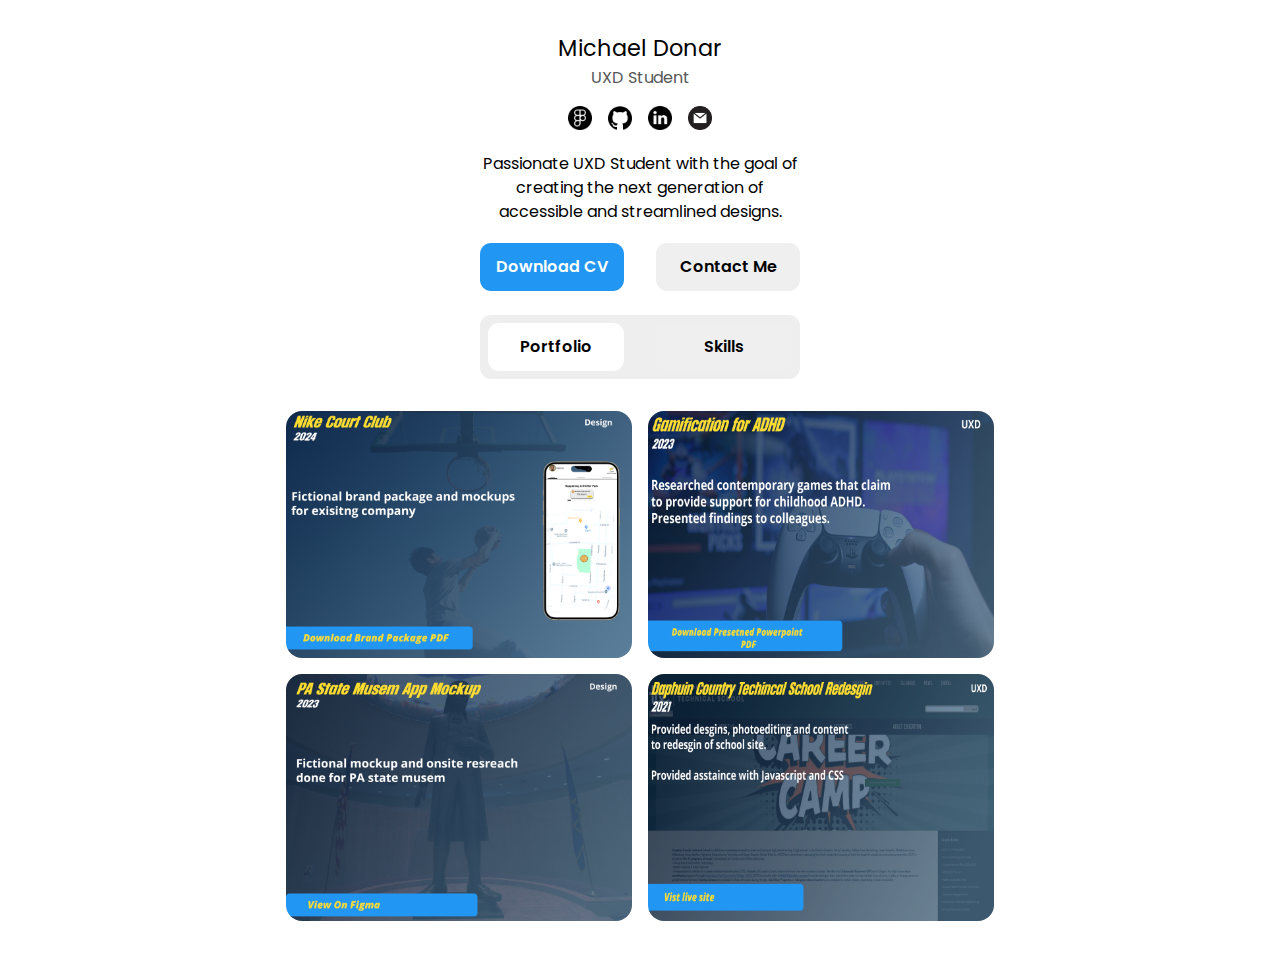
<file: index.html>
<!DOCTYPE html>
<html lang="en">

<head>
  <!-- HTML Meta Tags -->
  <title>Michael Donar</title>
  <meta name="description" content="Check out Michael Donar's portfolio site and look at their projects and skills, and view their impressive live
       sites and resume and contact information">

  <!-- Facebook Meta Tags -->
  <meta property="og:url" content="https://mdonar21.github.io/MichaelDonarPortfolio/">
  <meta property="og:type" content="website">
  <meta property="og:title" content="Michael Donar">
  <meta property="og:description" content="Check out Michael Donar's portfolio site and look at their projects and skills, and view their impressive live
       sites and resume and contact information">
  <meta property="og:image" content="https://mdonar21.github.io/MichaelDonarPortfolio/assets/thumb.png">

  <!-- Twitter Meta Tags -->
  <meta name="twitter:card" content="summary_large_image">
  <meta property="twitter:domain" content="mdonar21.github.io">
  <meta property="twitter:url" content="https://mdonar21.github.io/MichaelDonarPortfolio/">
  <meta name="twitter:title" content="Michael Donar">
  <meta name="twitter:description" content="Check out Michael Donar's portfolio site and look at their projects and skills, and view their impressive live
       sites and resume and contact information">
  <meta name="twitter:image" content="https://mdonar21.github.io/MichaelDonarPortfolio/assets/thumb.png">

  <link rel="icon" type="image/x-icon" href="./assets/favicon.png">
  <link rel="preconnect" href="https://fonts.googleapis.com" />
  <link rel="preconnect" href="https://fonts.gstatic.com" crossorigin />
  <link href="https://fonts.googleapis.com/css2?family=Poppins:wght@300;400;500;600;700;800;900&display=swap"
    rel="stylesheet" />
  <link rel="stylesheet" href="style.css" />
  <script src="script.js" defer></script>
</head>
<!--Body-->


<body>
  <section class="hero">
    <div class="hero-info">
      <h1>Michael Donar</h1>
      <h2>UXD Student</h2>
      <div class="logo-container">
        <a href="https://www.figma.com/@Mdonar" target="_blank"><img src="assets/figmaLogo.png" alt="Figma Logo" /></a>
        <a href="https://github.com/mdonar21" target="_blank"><img src="assets/github_light.png" alt="" /></a>
        <a href="https://www.linkedin.com/in/michael-donar/" target="_blank"><img src="assets/linkedin_light.png"
            alt="linkedin logo" /></a>
        <a href="mailto:21mdonar@gmail.com" target="_blank"><img src="assets/email_light.png" alt="email logo" /></a>
      </div>
    </div>
  </section>
  <section class="experience">
    <p>Passionate UXD Student with the goal of creating the next generation of accessible and streamlined designs.</p>
  </section>
  <section class="cta">
    <a href="./assets/DonarResume.pdf" download>
      <button class="btn download-btn">Download CV</button>
    </a>
    <a href="mailto:21mdonar@gmail.com"><button class="btn contact-btn">Contact Me</button></a>
  </section>
  <section class="portfolio-skills">
    <div class="btn-bg">
      <button class="btn-2 active-btn" id="portfolio-btn">Portfolio</button>
      <button class="btn-2" id="skills-btn">Skills</button>
    </div>
  </section>
  <section class="portfolio" id="portfolio">
    <div class="wrapper project-wrapper">
      <a href="./courtClub.html" target="_blank"><img src="./assets/RunClubSite.png" target="_blank"
          alt="Project 1" /></a>
    </div>
    <div class="wrapper project-wrapper">
      <a href="./adhd.html" target="_blank"><img src="./assets/gamesForADHD.png" target="_blank" alt="Project 2"
          width="50%" height="50%" /></a>
    </div>
    <div class="wrapper project-wrapper">
      <a href="https://www.figma.com/community/file/1360719243691830757/statemusemfinal" target="_blank"><img
          src="./assets/MusemSite.png" target="_blank" alt="Project 3" /></a>
    </div>
    <div class="wrapper project-wrapper">
      <a href="https://dcts.org/" target="_blank"><img src="assets/dctsSite.png" alt="Project 4" /></a>
    </div>
  </section>
  <section class="skills" id="skills" style="text-align: center;">
    <div class="wrapper">
      <article class="frontend-skills">
        <p>Product Research</p>
        <p>Qualtrics for Surveys</p>
        <p>Navigation Maps</p>
        <p>Figma</p>
        <p>Creating Wireframes and Mockups</p>
        <p>Presenting Research Findings</p>
        <p>HTML</p>
        <p>CSS</p>
        <p>SASS</p>
        <p>Javascript</p>
        <p>Git</p>
      </article>
    </div>
  </section>
</body>
<!--2121 1193-->

</html>
</file>
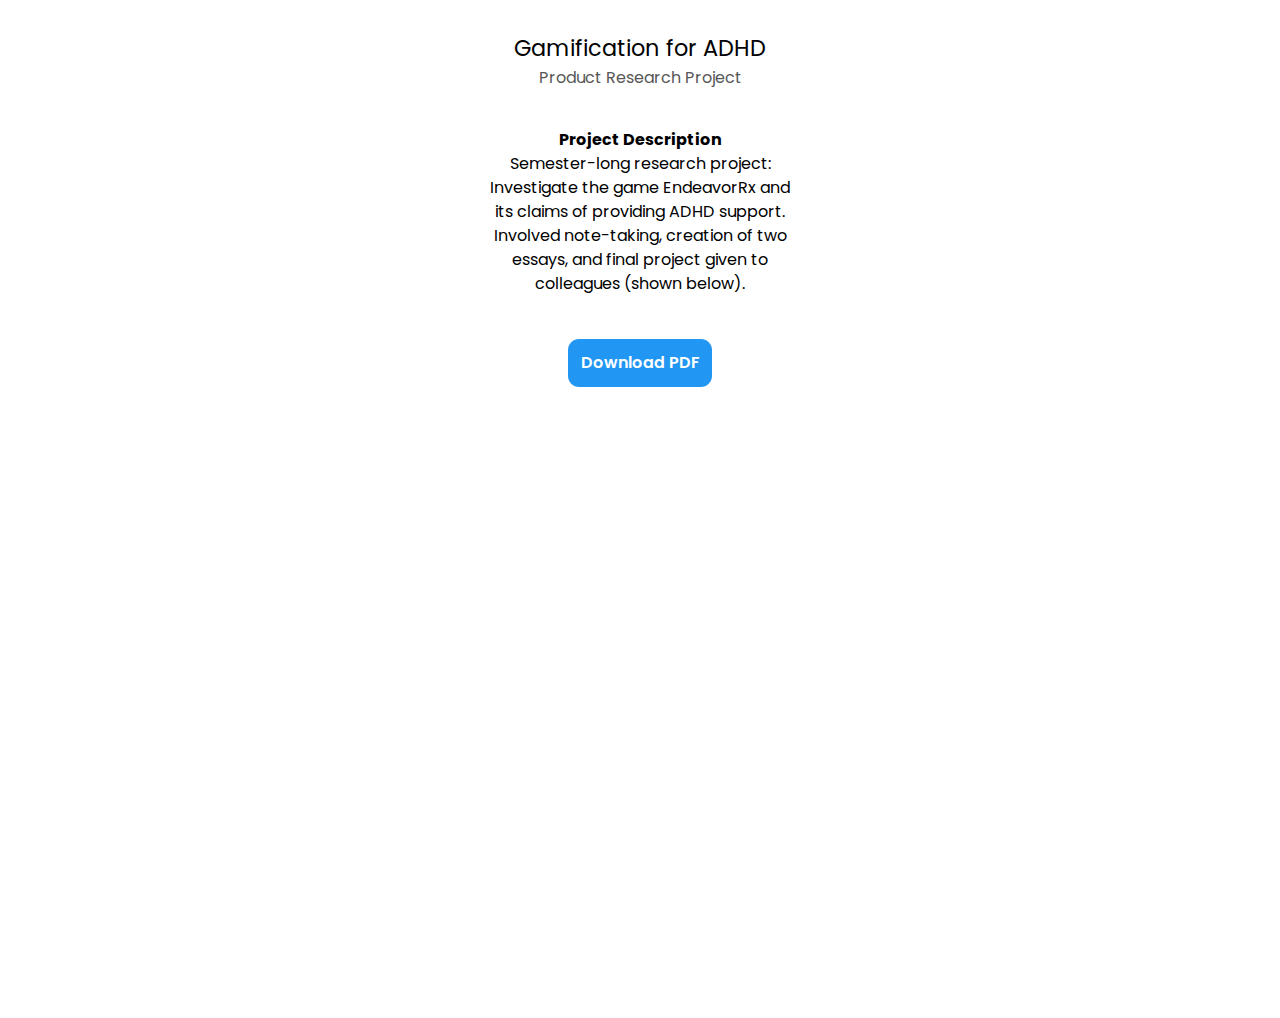
<file: adhd.html>
<!DOCTYPE html>
<html lang="en">

<head>
    <meta charset="UTF-8" />
    <meta name="viewport" content="width=device-width, initial-scale=1.0" />
    <title>Michael Donar - ADHD Project</title>
    <link rel="image_src" href="./assets/thumbnail.png">
    <link rel="icon" type="image/x-icon" href="./assets/favicon.png">

    <link rel="preconnect" href="https://fonts.googleapis.com" />
    <link rel="preconnect" href="https://fonts.gstatic.com" crossorigin />
    <link href="https://fonts.googleapis.com/css2?family=Poppins:wght@300;400;500;600;700;800;900&display=swap"
        rel="stylesheet" />
    <link rel="stylesheet" href="style.css" />
    <script src="script.js" defer></script>
</head>

<body>
    <section class="hero">
        <div class="hero-info">
            <h1>Gamification for ADHD</h1>
            <h2>Product Research Project </h2>
        </div>
    </section>
    <section class="experience">
        <p><span style="font-weight: bold;">Project Description</span> <br>Semester-long research project: Investigate
            the game EndeavorRx and its claims of providing ADHD support. Involved note-taking, creation of two essays,
            and final project given to colleagues (shown below). </p>
    </section>
    <br>
    <section class="cta">
        <a href="./assets/ProjectOne.pdf" download>
            <button class="btn download-btn">Download PDF</button>
        </a>
    </section>
    <br>
    <section">
        <iframe src="./assets/ProjectOne.pdf" frameborder="0" width="100%" height="600"></iframe>
        </section>
</body>

</html>
</file>
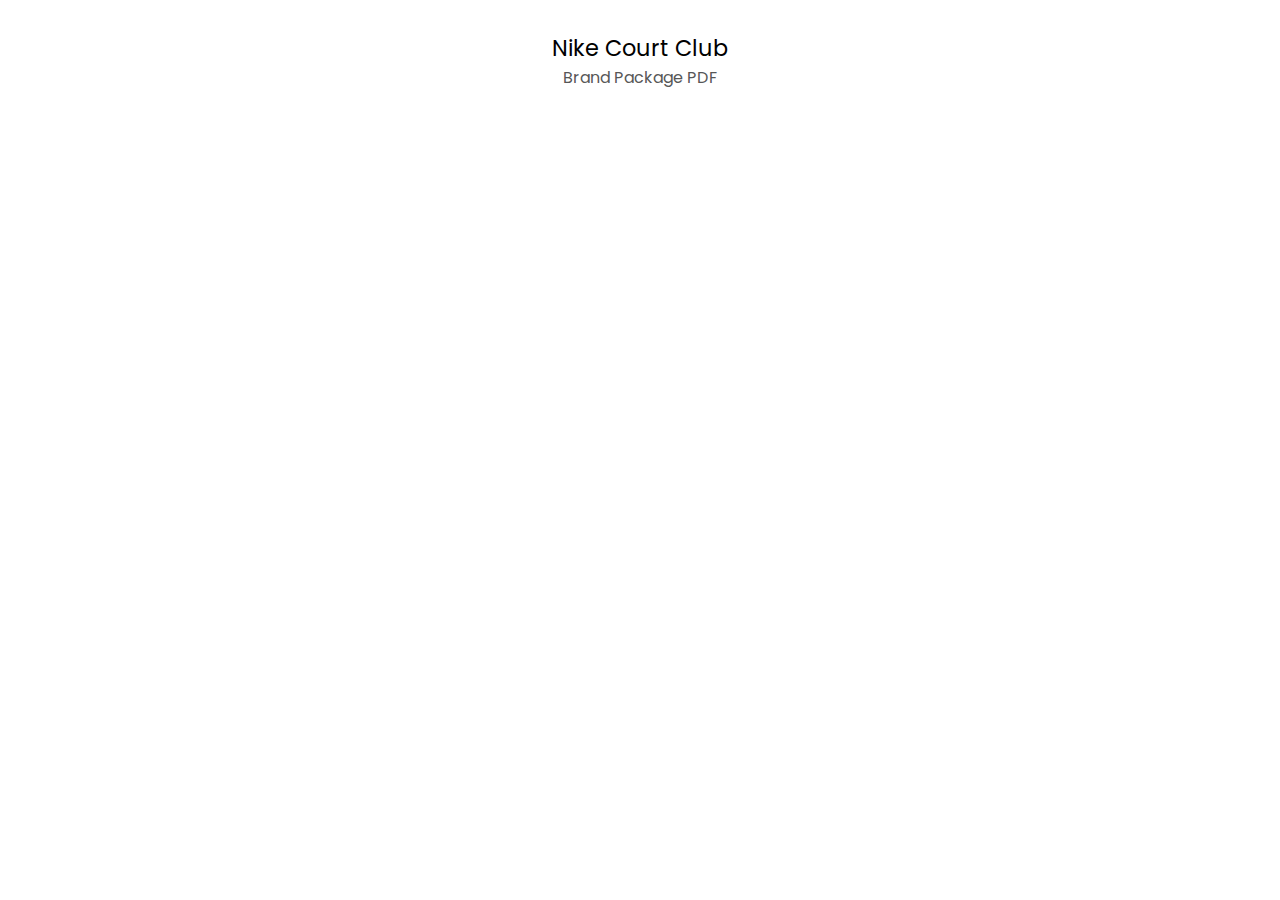
<file: courtClub.html>
<!DOCTYPE html>
<html lang="en">

<head>
    <meta charset="UTF-8" />
    <meta name="viewport" content="width=device-width, initial-scale=1.0" />
    <title>Michael Donar - Nike Court Club</title>
    <link rel="image_src" href="./assets/thumbnail.png">
    <link rel="icon" type="image/x-icon" href="./assets/favicon.png">

    <link rel="preconnect" href="https://fonts.googleapis.com" />
    <link rel="preconnect" href="https://fonts.gstatic.com" crossorigin />
    <link href="https://fonts.googleapis.com/css2?family=Poppins:wght@300;400;500;600;700;800;900&display=swap"
        rel="stylesheet" />
    <link rel="stylesheet" href="style.css" />
    <script src="script.js" defer></script>
</head>

<body>
    <section class="hero">
        <div class="hero-info">
            <h1>Nike Court Club</h1>
            <h2>Brand Package PDF</h2>
        </div>
    </section>
</html>
</file>
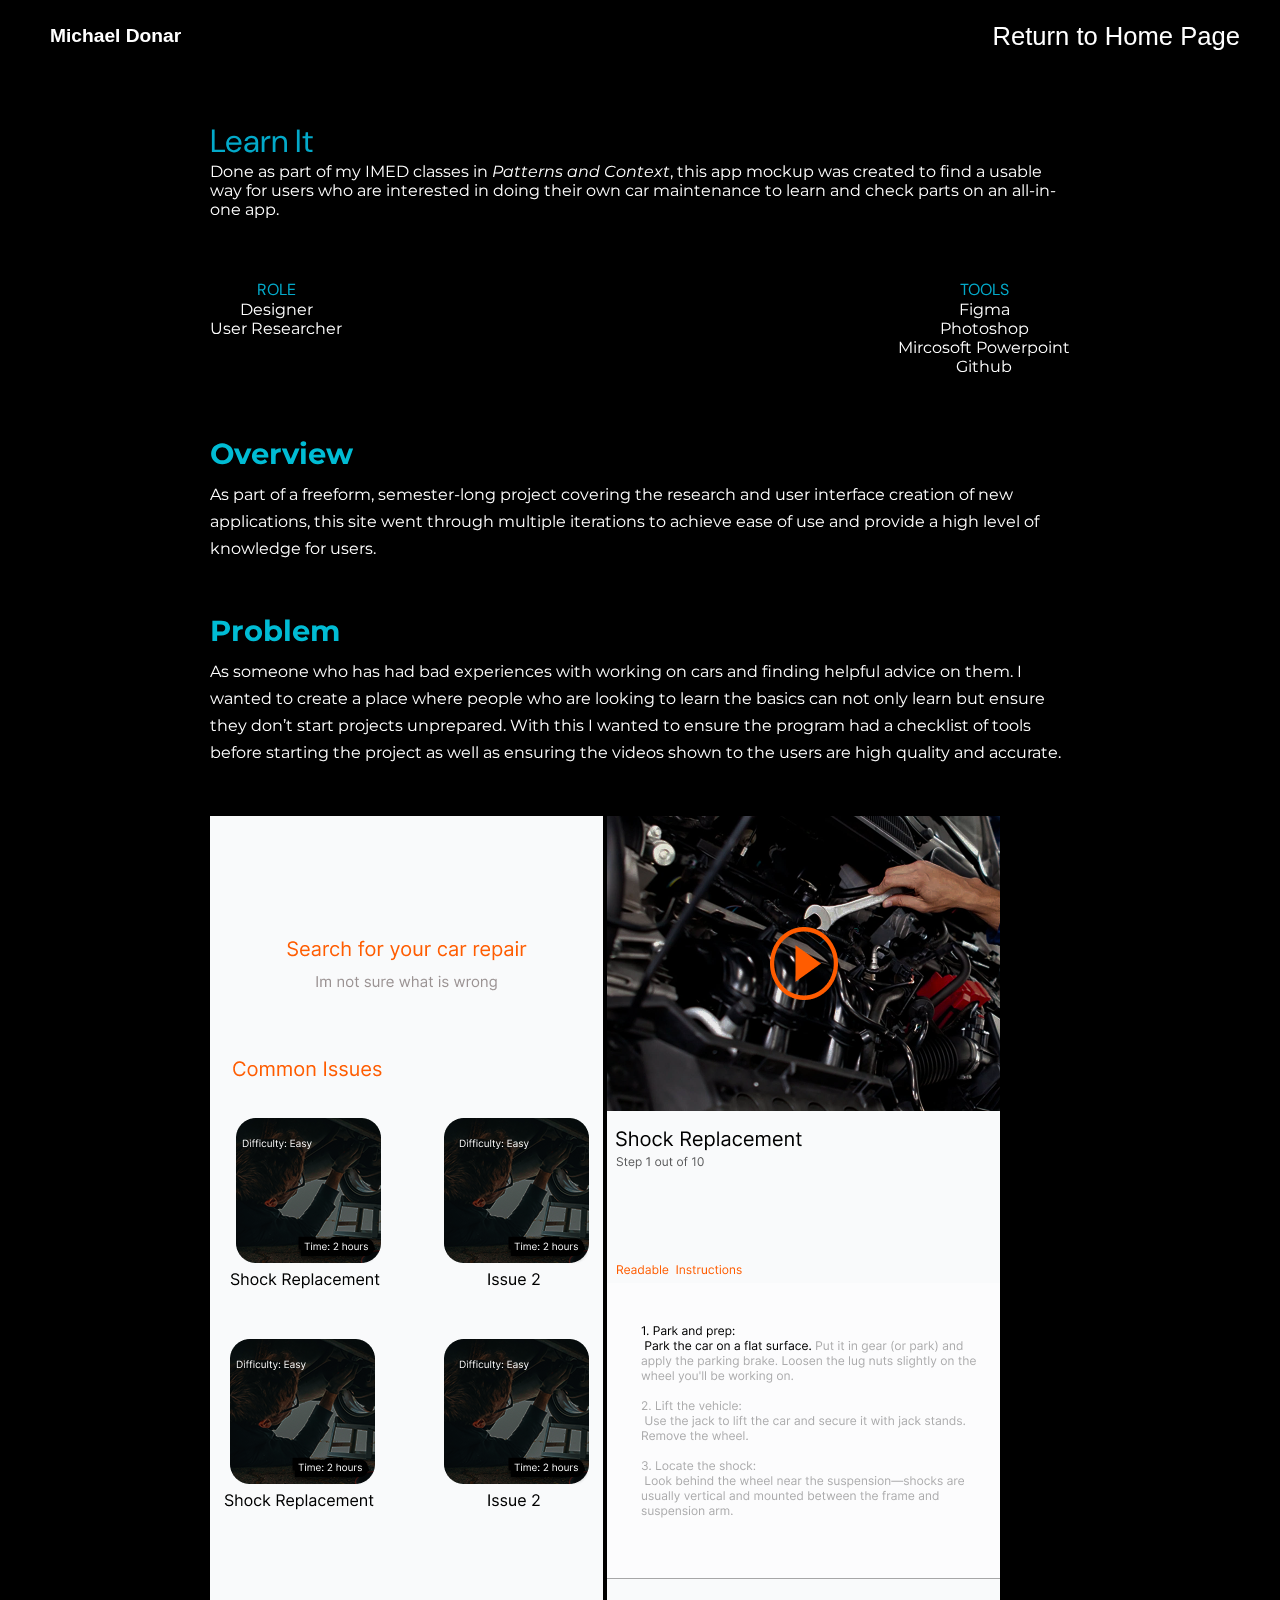
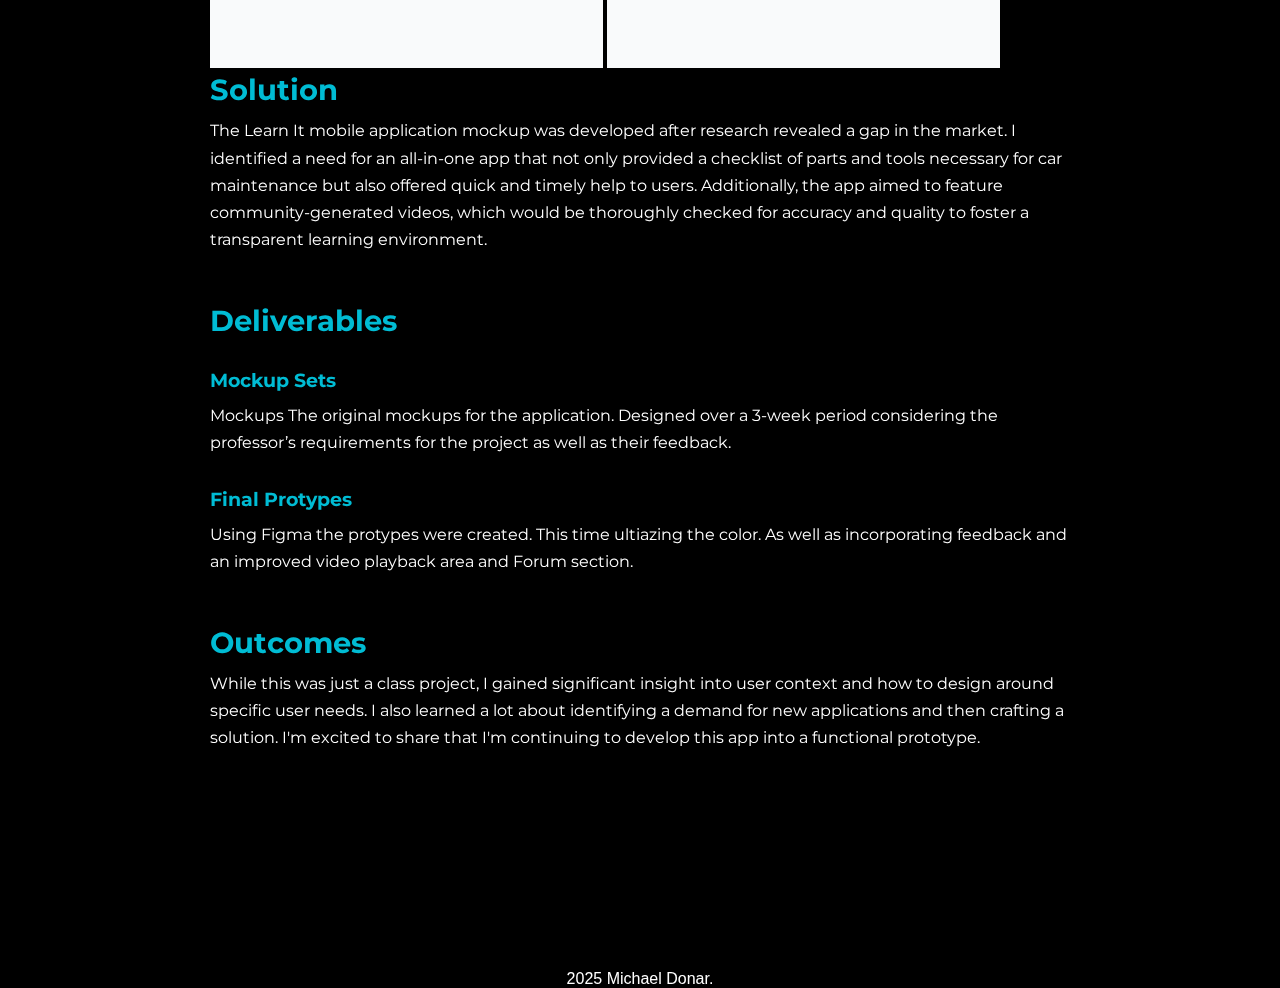
<file: learnIt.html>
<!DOCTYPE html>
<html lang="en">

<head>
    <title>Michael Donar - Learn It</title>
    <meta name="description" content="Check out Michael Donar's portfolio site and look at their projects and skills, and view their impressive live
       sites and resume and contact information">
    <meta property="og:url" content="https://mdonar21.github.io/MichaelDonarPortfolio/">
    <meta property="og:type" content="website">
    <meta property="og:title" content="Michael Donar">
    <meta property="og:description" content="Check out Michael Donar's portfolio site and look at their projects and skills, and view their impressive live
       sites and resume and contact information">
    <meta property="og:image" content="https://mdonar21.github.io/MichaelDonarPortfolio/assets/thumb.png">
    <meta name="twitter:card" content="summary_large_image">
    <meta property="twitter:domain" content="mdonar21.github.io">
    <meta property="twitter:url" content="https://mdonar21.github.io/MichaelDonarPortfolio/">
    <meta name="twitter:title" content="Michael Donar">
    <meta name="twitter:description" content="Check out Michael Donar's portfolio site and look at their projects and skills, and view their impressive live
       sites and resume and contact information">
    <meta name="twitter:image" content="https://mdonar21.github.io/MichaelDonarPortfolio/assets/thumb.png">

    <link rel="icon" type="image/x-icon" href="./assets/favicon.png">
    <link rel="preconnect" href="https://fonts.googleapis.com" />
    <link rel="preconnect" href="https://fonts.gstatic.com" crossorigin />
    <link href="https://fonts.googleapis.com/css2?family=Poppins:wght@300;400;500;600;700;800;900&display=swap"
        rel="stylesheet" />
    <link rel="stylesheet" href="./style/style.css" />
    <script src="script.js" defer></script>
</head>
<link href="https://fonts.googleapis.com/css2?family=DM+Sans&family=Montserrat&display=swap" rel="stylesheet" />
</head>

<body>
    <header>
        <div class="logo">Michael Donar</div>
        <nav>
            <ul>
                <li><a href="./index.html">Return to Home Page</a></li>
            </ul>
        </nav>
    </header>
    <main class="project-page">
        <section class="project-header">
            <h1 class="dm-sans-head">Learn It</h1>
            <p class="montserrat-sub">
                Done as part of my IMED classes in <span style="font-style: italic;">Patterns and Context</span>,
                this app mockup was created to find a usable way for users who are interested in doing their own car
                maintenance to learn and check parts on an all-in-one app.
            </p>
        </section>

        <section class="project-roles">
            <div>
                <h4 class="dm-sans-head">ROLE</h4>
                <p class="montserrat-sub">Designer</p>
                <p class="montserrat-sub">User Researcher</p>
            </div>
            <div>
                <h4 class="dm-sans-head">TOOLS</h4>
                <p class="montserrat-sub">Figma</p>
                <p class="montserrat-sub">Photoshop</p>
                <p class="montserrat-sub">Mircosoft Powerpoint</p>
                <p>Github</p>
            </div>
        </section>

        <section class="project-section">
            <h2 style="color:#00bcd4;">Overview</h2>
            <p>
                As part of a freeform, semester-long project covering the research and user interface creation of new
                applications,
                this site went through multiple iterations to achieve ease of use and provide a high level of knowledge
                for users.
            </p>
        </section>
        <section class="project-section">
            <h2 style="color:#00bcd4;">Problem</h2>
            <p>
                As someone who has had bad experiences with working on cars and finding helpful advice on them. I wanted
                to create a place where people who are looking to learn the basics can not
                only learn but ensure they don’t start projects unprepared. With this I wanted to ensure the program had
                a
                checklist of tools before starting the project as well as ensuring the videos shown to the users are
                high quality and accurate.

            </p>
        </section>
        <img src="./assets/learnit2.png" alt="Learn It app Video Scren">
        <img src="./assets/learnit1.png" alt="Learn It app Pre FixScreenVideo Scren">
        <section class="project-section">
            <h2 style="color:#00bcd4;">Solution</h2>
            <p>
                The Learn It mobile application mockup was developed after research revealed a gap in the market. I
                identified a need for an all-in-one app that not only provided a checklist of parts and tools necessary
                for car maintenance but also offered quick and
                timely help to users. Additionally, the app aimed to feature community-generated videos,
                which would be thoroughly checked for accuracy and quality to foster a transparent learning environment.
            </p>
        </section>
        <section class="project-section">
            <h2 style="color:#00bcd4;">Deliverables</h2>
            <h3>Mockup Sets </h3>
            <p>
                Mockups
                The original mockups for the application. Designed over a 3-week period considering the professor’s
                requirements for the project as well as their feedback.

            </p>
            <h3>Final Protypes</h3>
            <p>
                Using Figma the protypes were created. This time ultiazing the color. 
                As well as incorporating feedback and an improved video playback area and Forum section. 
            </p>
        </section>
        <section class="project-section">
            <h2 style="color:#00bcd4;">Outcomes</h2>
            <p>
                While this was just a class project, I gained significant insight into user context and how to design around specific user needs. 
                I also learned a lot about identifying a demand for new applications and then crafting a solution. I'm excited to share that I'm continuing to develop this app into a functional prototype.
            </p>
        </section>
    </main>
    <footer id="contact">
        <p> 2025 Michael Donar.</p>
    </footer>
</body>

</html>
</file>
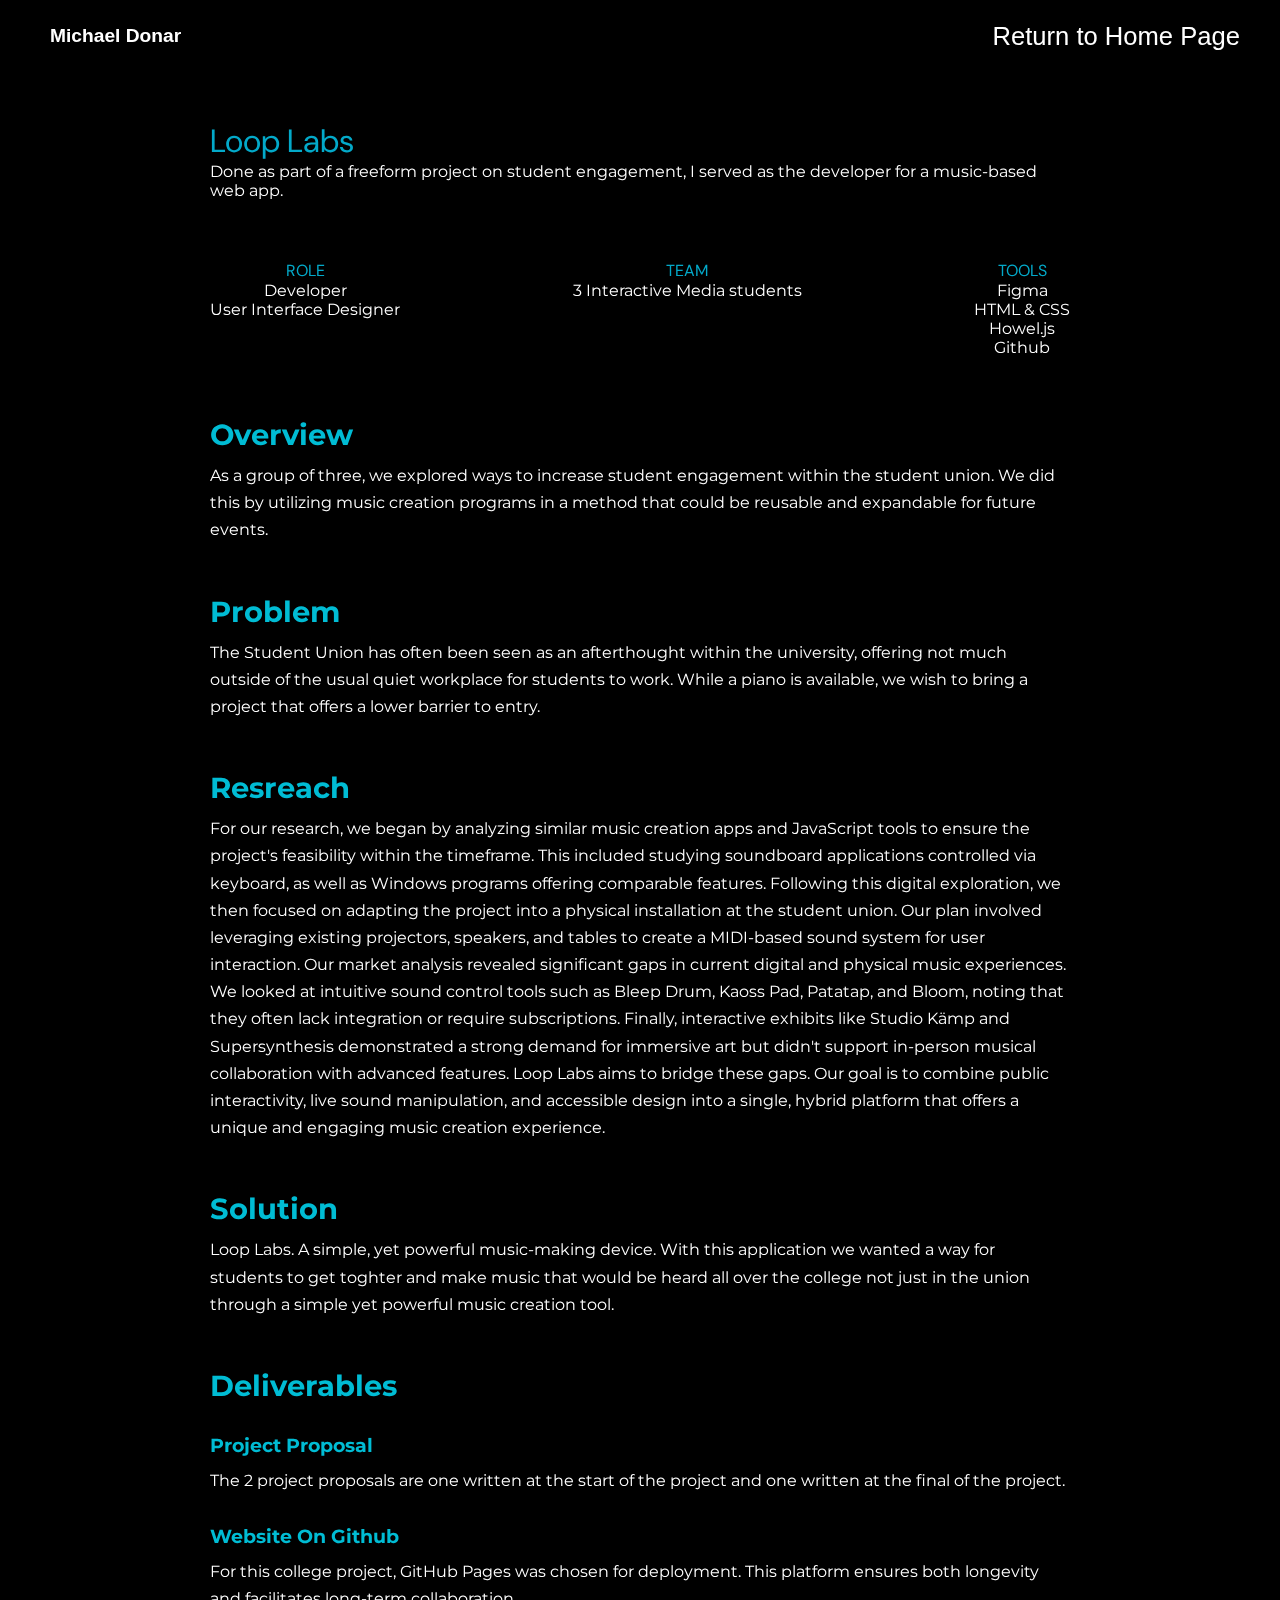
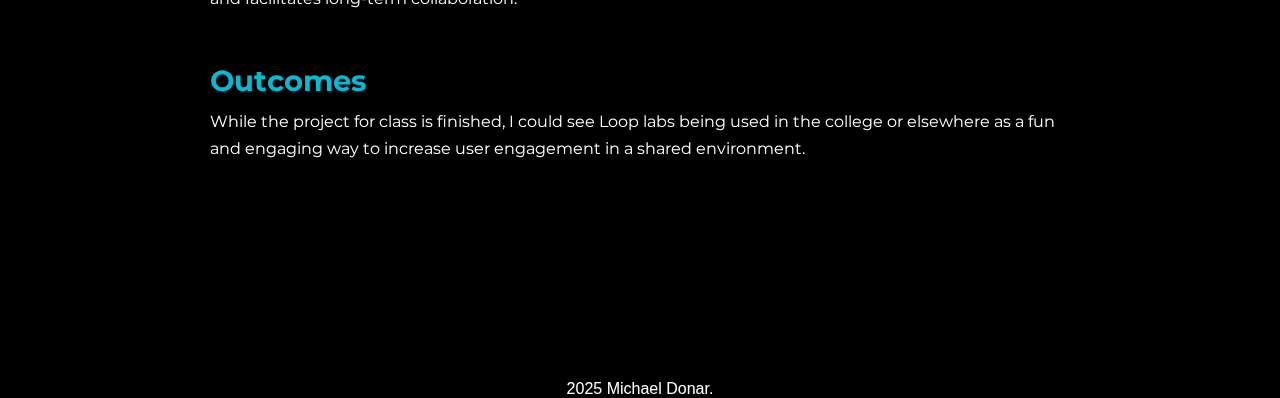
<file: looplabs.html>
<!DOCTYPE html>
<html lang="en">

<head>
    <title>Michael Donar - LoopLabs</title>
    <meta name="description" content="Check out Michael Donar's portfolio site and look at their projects and skills, and view their impressive live
       sites and resume and contact information">
    <meta property="og:url" content="https://mdonar21.github.io/MichaelDonarPortfolio/">
    <meta property="og:type" content="website">
    <meta property="og:title" content="Michael Donar">
    <meta property="og:description" content="Check out Michael Donar's portfolio site and look at their projects and skills, and view their impressive live
       sites and resume and contact information">
    <meta property="og:image" content="https://mdonar21.github.io/MichaelDonarPortfolio/assets/thumb.png">
    <meta name="twitter:card" content="summary_large_image">
    <meta property="twitter:domain" content="mdonar21.github.io">
    <meta property="twitter:url" content="https://mdonar21.github.io/MichaelDonarPortfolio/">
    <meta name="twitter:title" content="Michael Donar">
    <meta name="twitter:description" content="Check out Michael Donar's portfolio site and look at their projects and skills, and view their impressive live
       sites and resume and contact information">
    <meta name="twitter:image" content="https://mdonar21.github.io/MichaelDonarPortfolio/assets/thumb.png">

    <link rel="icon" type="image/x-icon" href="./assets/favicon.png">
    <link rel="preconnect" href="https://fonts.googleapis.com" />
    <link rel="preconnect" href="https://fonts.gstatic.com" crossorigin />
    <link href="https://fonts.googleapis.com/css2?family=Poppins:wght@300;400;500;600;700;800;900&display=swap"
        rel="stylesheet" />
    <link rel="stylesheet" href="./style/style.css" />
    <script src="script.js" defer></script>
</head>
<link href="https://fonts.googleapis.com/css2?family=DM+Sans&family=Montserrat&display=swap" rel="stylesheet" />
</head>

<body>
    <header>
        <div class="logo">Michael Donar</div>
        <nav>
            <ul>
                <li><a href="./index.html">Return to Home Page</a></li>
            </ul>
        </nav>
    </header>
    <main class="project-page">
        <section class="project-header">
            <h1 class="dm-sans-head">Loop Labs</h1>
            <p class="montserrat-sub">
                Done as part of a freeform project on student engagement, I served as the developer for a music-based
                web app.
            </p>
        </section>

        <section class="project-roles">
            <div>
                <h4 class="dm-sans-head">ROLE</h4>
                <p class="montserrat-sub">Developer</p>
                <p class="montserrat-sub">User Interface Designer</p>
            </div>
            <div>
                <h4 class="dm-sans-head">TEAM</h4>
                <p class="montserrat-sub">3 Interactive Media students</p>
            </div>
            <div>
                <h4 class="dm-sans-head">TOOLS</h4>
                <p class="montserrat-sub">Figma</p>
                <p class="montserrat-sub">HTML & CSS</p>
                <p class="montserrat-sub">Howel.js</p>
                <p>Github</p>
            </div>
        </section>

        <section class="project-section">
            <h2 style="color:#00bcd4;">Overview</h2>
            <p>
                As a group of three, we explored ways to increase student engagement within the student union. We did
                this by utilizing music creation programs
                in a method that could be reusable and expandable for future events.
            </p>
        </section>
        <section class="project-section">
            <h2 style="color:#00bcd4;">Problem</h2>
            <p>
                The Student Union has often been seen as an afterthought within the university, offering not much
                outside of the usual quiet workplace for students to work.
                While a piano is available, we wish to bring a project that offers a lower barrier to entry.

            </p>
        </section>
        <section class="project-section">
            <h2 style="color:#00bcd4;">Resreach</h2>
            <p>
                For our research, we began by analyzing similar music creation apps and JavaScript tools to ensure the
                project's feasibility within the timeframe. This included studying soundboard applications controlled
                via keyboard, as well as Windows programs offering comparable features. Following this digital
                exploration, we then focused on adapting the project into a physical installation at the student union.
                Our plan involved leveraging existing projectors, speakers, and tables to create a MIDI-based sound
                system for user interaction.

                Our market analysis revealed significant gaps in current digital and physical music experiences.
                We looked at intuitive sound control tools such as Bleep Drum,
                Kaoss Pad, Patatap, and Bloom, noting that they often lack integration or require subscriptions.
                Finally, interactive exhibits like Studio Kämp and Supersynthesis demonstrated a strong demand for
                immersive art but didn't support in-person musical collaboration with advanced features.
                Loop Labs aims to bridge these gaps. Our goal is to combine public interactivity, live sound
                manipulation, and accessible design into a single, hybrid platform that offers a unique and engaging
                music creation experience.
            </p>
        </section>
        <section class="project-section">
            <h2 style="color:#00bcd4;">Solution</h2>
            <p>
                Loop Labs. A simple, yet powerful music-making device. With this application we wanted a way for
                students to get toghter and make music that would be heard all over the college not just in the union
                through a simple yet powerful music creation tool.
            </p>
        </section>
        <section class="project-section">
            <h2 style="color:#00bcd4;">Deliverables</h2>
            <h3>Project Proposal </h3>
            <p>
                The 2 project proposals are one written at the start of the project and one written at the final of the
                project.
            </p>
            <h3>Website On Github </h3>
            <p>
                For this college project, GitHub Pages was chosen for deployment. This platform ensures both longevity
                and facilitates long-term collaboration.
            </p>
        </section>
        <section class="project-section">
            <h2 style="color:#00bcd4;">Outcomes</h2>
            <p>
                While the project for class is finished,
                I could see Loop labs being used in the college or elsewhere as a fun and engaging way to increase user
                engagement in a shared environment.
            </p>
        </section>
    </main>
    <footer id="contact">
        <p> 2025 Michael Donar.</p>
    </footer>
</body>

</html>
</file>
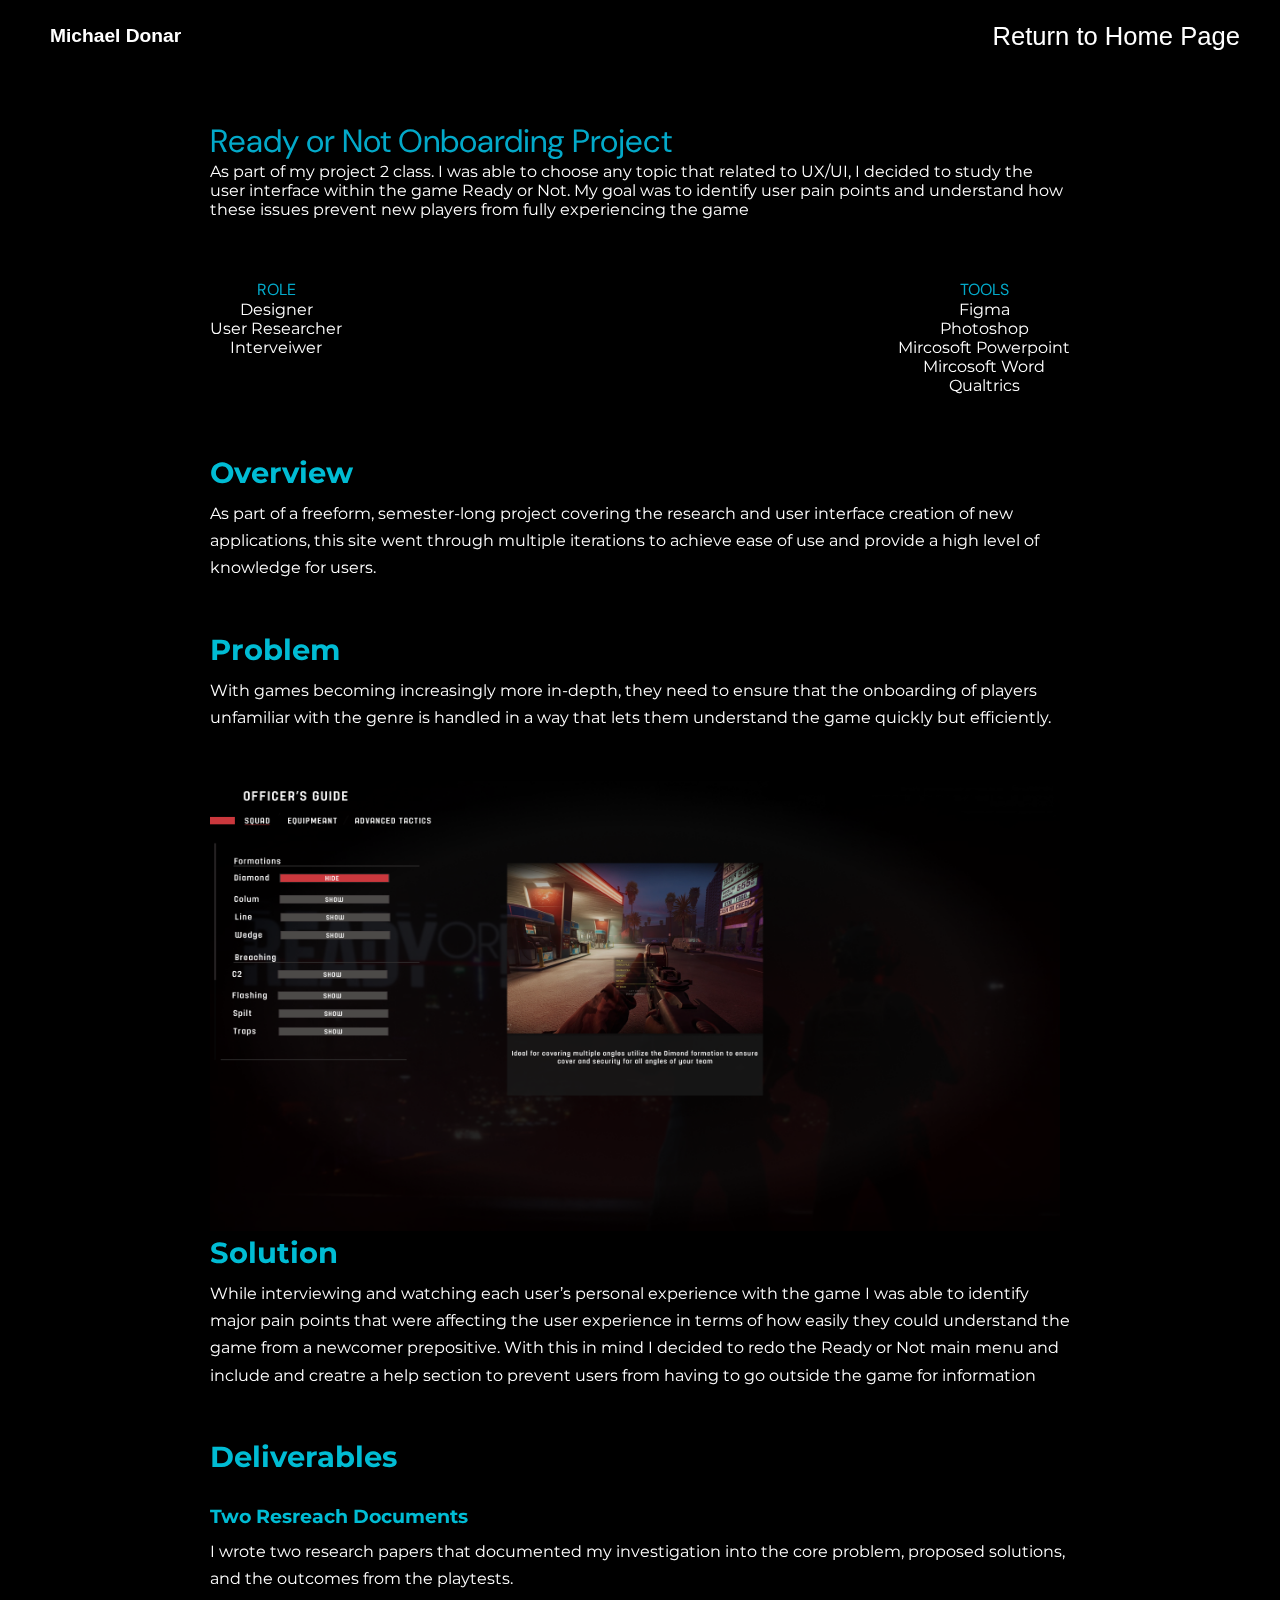
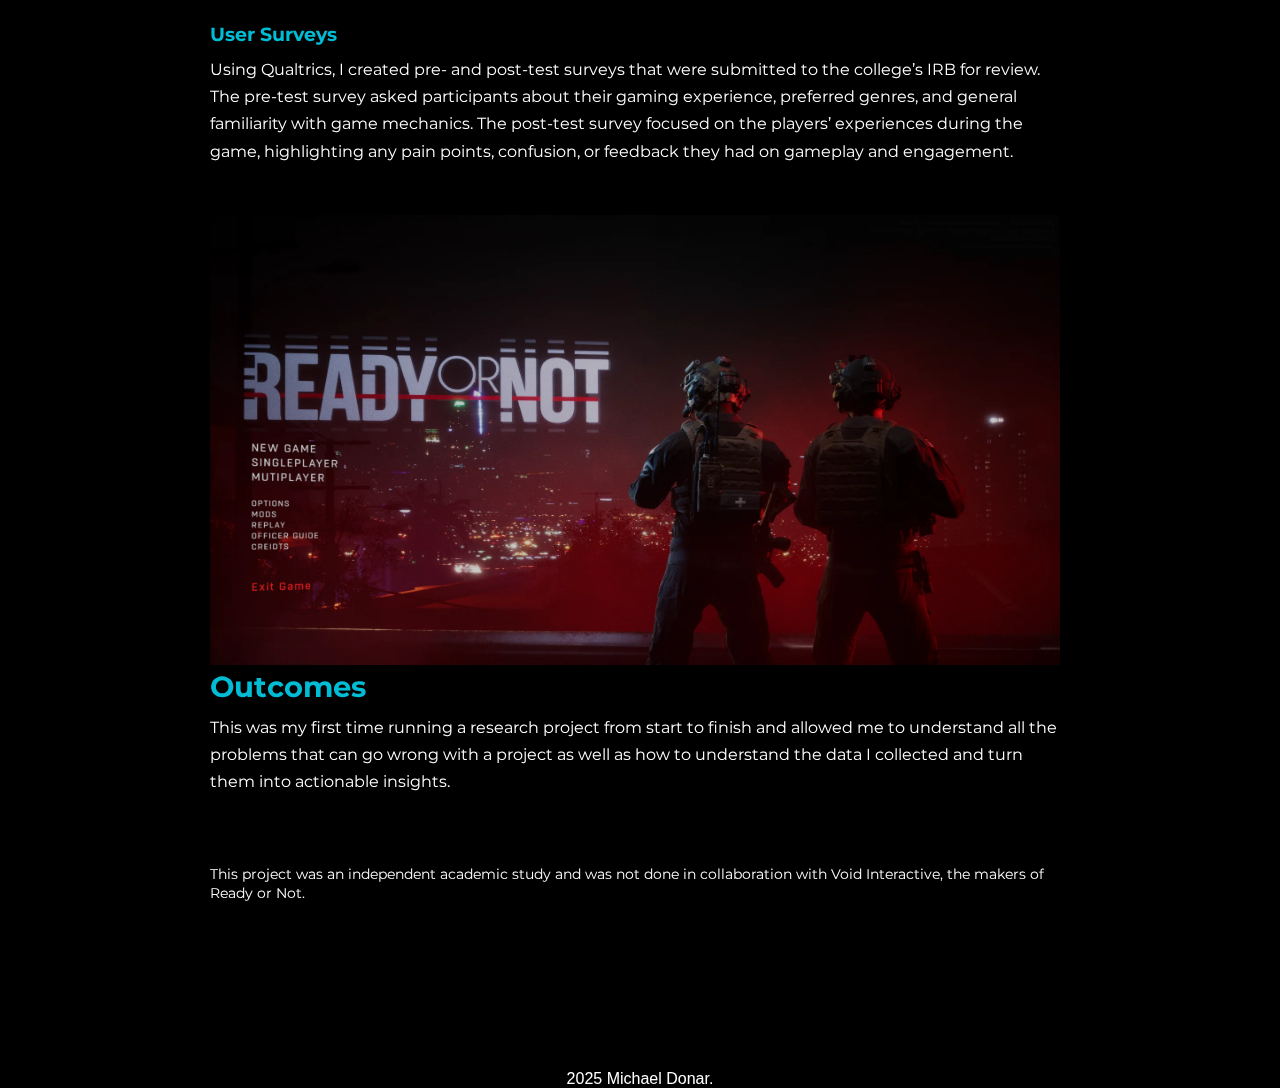
<file: readyornot.html>
<!DOCTYPE html>
<html lang="en">

<head>
    <title>Michael Donar - GUR Project</title>
    <meta name="description" content="Check out Michael Donar's portfolio site and look at their projects and skills, and view their impressive live
       sites and resume and contact information">
    <meta property="og:url" content="https://mdonar21.github.io/MichaelDonarPortfolio/">
    <meta property="og:type" content="website">
    <meta property="og:title" content="Michael Donar">
    <meta property="og:description" content="Check out Michael Donar's portfolio site and look at their projects and skills, and view their impressive live
       sites and resume and contact information">
    <meta property="og:image" content="https://mdonar21.github.io/MichaelDonarPortfolio/assets/thumb.png">
    <meta name="twitter:card" content="summary_large_image">
    <meta property="twitter:domain" content="mdonar21.github.io">
    <meta property="twitter:url" content="https://mdonar21.github.io/MichaelDonarPortfolio/">
    <meta name="twitter:title" content="Michael Donar">
    <meta name="twitter:description" content="Check out Michael Donar's portfolio site and look at their projects and skills, and view their impressive live
       sites and resume and contact information">
    <meta name="twitter:image" content="https://mdonar21.github.io/MichaelDonarPortfolio/assets/thumb.png">

    <link rel="icon" type="image/x-icon" href="./assets/favicon.png">
    <link rel="preconnect" href="https://fonts.googleapis.com" />
    <link rel="preconnect" href="https://fonts.gstatic.com" crossorigin />
    <link href="https://fonts.googleapis.com/css2?family=Poppins:wght@300;400;500;600;700;800;900&display=swap"
        rel="stylesheet" />
    <link rel="stylesheet" href="./style/style.css" />
    <script src="script.js" defer></script>
</head>
<link href="https://fonts.googleapis.com/css2?family=DM+Sans&family=Montserrat&display=swap" rel="stylesheet" />
</head>

<body>
    <header>
        <div class="logo">Michael Donar</div>
        <nav>
            <ul>
                <li><a href="./index.html">Return to Home Page</a></li>
            </ul>
        </nav>
    </header>
    <main class="project-page">
        <section class="project-header">
            <h1 class="dm-sans-head">Ready or Not Onboarding Project</h1>
            <p class="montserrat-sub">
                As part of my project 2 class. I was able to choose any topic that related to UX/UI,
                I decided to study the user interface within the game Ready or Not. My goal was to identify user pain
                points and understand how these issues prevent new players from fully experiencing the game
            </p>
        </section>

        <section class="project-roles">
            <div>
                <h4 class="dm-sans-head">ROLE</h4>
                <p class="montserrat-sub">Designer</p>
                <p class="montserrat-sub">User Researcher</p>
                <p class="montserrat-sub">Interveiwer</p>
            </div>
            <div>
                <h4 class="dm-sans-head">TOOLS</h4>
                <p class="montserrat-sub">Figma</p>
                <p class="montserrat-sub">Photoshop</p>
                <p class="montserrat-sub">Mircosoft Powerpoint</p>
                <p class="montserrat-sub">Mircosoft Word</p>
                <p class="montserrat-sub">Qualtrics</p>
            </div>
        </section>

        <section class="project-section">
            <h2 style="color:#00bcd4;">Overview</h2>
            <p>
                As part of a freeform, semester-long project covering the research and user interface creation of new
                applications,
                this site went through multiple iterations to achieve ease of use and provide a high level of knowledge
                for users.
            </p>
        </section>
        <section class="project-section">
            <h2 style="color:#00bcd4;">Problem</h2>
            <p>
                With games becoming increasingly more in-depth,
                they need to ensure that the onboarding of players unfamiliar with the genre is
                handled in a way that lets them understand the game quickly but efficiently.

            </p>
        </section>
        <img src="./assets/RON1.png" alt="Learn It app Video Scren" width="850" height="450">
        <section class="project-section">
            <h2 style="color:#00bcd4;">Solution</h2>
            <p>
                While interviewing and watching each user’s personal experience with the game I was able to identify
                major pain points that were affecting the user experience in terms of
                how easily they could understand the game from a newcomer prepositive.
                With this in mind I decided to redo the Ready or Not main menu and include and creatre a help section to
                prevent users from having to go outside the game for information
            </p>
        </section>
        <section class="project-section">
            <h2 style="color:#00bcd4;">Deliverables</h2>
            <h3>Two Resreach Documents</h3>
            <p>
                I wrote two research papers that documented my investigation into the core problem, proposed solutions,
                and the outcomes from the playtests.
            </p>
            <h3>User Surveys</h3>
            <p>
                Using Qualtrics, I created pre- and post-test surveys that were submitted to the college’s IRB for
                review.
                The pre-test survey asked participants about their gaming experience, preferred genres, and general
                familiarity with game mechanics.
                The post-test survey focused on the players’ experiences during the game, highlighting any pain points,
                confusion, or feedback they had on gameplay and engagement.
            </p>
        </section>
        <img src="./assets/RON2.png" alt="Learn It app Pre FixScreenVideo Scren" width="850" height="450">
        <section class="project-section">
            <h2 style="color:#00bcd4;">Outcomes</h2>
            <p>
                This was my first time running a research project from start to finish and allowed me to understand all
                the problems that can go wrong with a project as well as how to understand the data I collected and turn
                them into actionable insights.
            </p>
        </section>
        <br>
        <span style="font-size: .9em;">This project was an independent academic study and was not done in collaboration
            with Void Interactive, the makers of Ready or Not.</span>
    </main>
    <footer id="contact">
        <p> 2025 Michael Donar.</p>
    </footer>
</body>

</html>
</file>
<file: style.css>
/*
  1. Use a more-intuitive box-sizing model.
*/
*, *::before, *::after {
  box-sizing: border-box;
}
/*
  2. Remove default margin
*/
* {
  margin: 0;
}
/*
  Typographic tweaks!
  3. Add accessible line-height
  4. Improve text rendering
*/
body {
  line-height: 1.5;
  -webkit-font-smoothing: antialiased;
}
/*
  5. Improve media defaults
*/
img, picture, video, canvas, svg {
  display: block;
  max-width: 100%;
}
/*
  6. Remove built-in form typography styles
*/
input, button, textarea, select {
  font: inherit;
}
/*
  7. Avoid text overflows
*/
p, h1, h2, h3, h4, h5, h6 {
  overflow-wrap: break-word;
}
/*
  8. Create a root stacking context
*/
#root, #__next {
  isolation: isolate;
}


:root {
  /* Light Theme */
  --primary-font: "Poppins", sans-serif;
  --primary-bg-color: #ffffff;
  --primary-text-color: #000000;
  --secondary-color: #575757;
  --btn-bg-color: #2196f3;
  --cta-hover-color: #167bce;
  --btn-bg-light: #eeeeee;

  /* Dark Theme */
  --dark-primary-bg-color: #222222;
  --dark-primary-text-color: #ffffff;
  --dark-secondary-color: #828282;
  --dark-btn-bg-color: #1e88e5;
  --dark-cta-hover-color: #0d5e8c;
  --dark-btn-bg-light: #eeeeee;
}

.dark-theme {
  --primary-bg-color: var(--dark-primary-bg-color);
  --primary-text-color: var(--dark-primary-text-color);
  --secondary-color: var(--dark-secondary-color);
  --btn-bg-color: var(--dark-btn-bg-color);
  --cta-hover-color: var(--dark-cta-hover-color);
  --btn-bg-light: var(--dark-btn-bg-light);
}

body {
  margin: 0;
  font-family: var(--primary-font, "Arial, sans-serif");
  background-color: var(--primary-bg-color);
  color: var(--primary-text-color);
}

.theme-btn {
  position: relative;
  left: 8.5rem;
}

h1,
h2,
h3,
p {
  margin: 0;
  cursor: default;
}

article,
footer,
.hero,
.logo-container,
.experience,
.cta,
.portfolio-skills,
.btn-bg,
.portfolio,
.skills {
  display: flex;
}

.skills{
  align-items: center;
  justify-content: center;
}
.hero,
.portfolio {
  flex-direction: column;
}

 p{
  font-size: 1rem;
}

.hero,
.btn-bg,
.portfolio,
.skills {
  align-items: center;
}

.hero,
.experience,
.wrapper {
  text-align: center;
  font-size: .7rem;
}

article,
.hero,
.logo-container,
.portfolio,
.skills {
  gap: 1rem;
}

.hero-pic {
  width: 8rem;
  height: 8rem;
  border-radius: 50%;
  overflow: hidden;
  position: relative;
}

.inner-circle {
  content: "";
  position: absolute;
  top: 0.1rem; /* Adjust border thickness */
  left: 0.1rem;
  bottom: 0.1rem;
  right: 0.1rem;
  border-radius: 50%;
  border: 0.18rem solid var(--primary-bg-color); /* Define your border thickness and color */
  z-index: 1; /* Make sure it is above the image */
}

.hero-pic img,
.wrapper img {
  width: 100%;
}

.hero-pic img {
  height: 100%;
  object-fit: cover;
  
  
}

.hero-info h1,
h2 {
  font-weight: 400;
}

article p,
.hero-info h2 {
  color: var(--secondary-color);
}

.hero-info h2 {
  font-size: 1rem;
  margin: 0 0 1rem 0;
}

footer,
.logo-container,
.experience,
.cta,
.portfolio-skills,
.btn-bg {
  justify-content: center;
}

.theme-btn,
.logo-container a,
.logo-container img {
  height: 1.5rem;
}

.experience {
  margin: auto;
  margin-top: 1.4rem;
  max-width: 20rem;
}

.experience b {
  font-weight: 500;
}

.experience h2 {
  width: 30%;
  font-weight: 300;
  font-size: 0.9rem;
}

.cta {
  margin-top: 1.2rem;
}

.cta,
.btn-bg {
  gap: 2rem;
}

.btn,
.btn-2,
.btn-bg {
  border-radius: 0.7rem;
  border: none;
}

.btn,
.btn-2,
.btn-bg,
.wrapper h3 {
  font-weight: 600;
}

.btn,
.btn-2,
.btn-bg,
.wrapper,
.project-wrapper {
  transition: transform 0.3s cubic-bezier(0.175, 0.885, 0.32, 1.275),
    background-color 0.3s ease, color 0.3s ease;
}

.download-btn:hover {
  background-color: var(--cta-hover-color);
}

.theme-btn,
.download-btn:hover,
.contact-btn:hover,
.btn-2:hover,
.wrapper img:hover {
  cursor: pointer;
}

.btn:hover,
.btn-2:hover,
.project-wrapper:hover,
.logo-container a:hover {
  transform: scale(0.98);
}

.btn:active,
.btn-2:active,
.project-wrapper:active,
.logo-container a:active {
  transform: scale(1);
}

.contact-btn:hover,
.download-btn {
  background-color: var(--btn-bg-color);
  color: white;
}

.contact-btn:hover {
  transition: background-color 0.3s ease, color 0.3s ease;
}

.btn-2:hover,
.active-btn {
  background-color: white;
}

.btn,
.btn-2 {
  height: 3rem;
}

.btn {
  width: 9rem;
}

.btn-2 {
  width: 8.5rem;
}

.download-btn {
  transition: background-color 0.3s ease;
}

.portfolio-skills {
  height: 4rem;
  margin-top: 1.5rem;
  position: relative;
}

.btn-bg,
.wrapper {
  width: 20rem;
}

article p,
.btn-bg {
  background-color: var(--btn-bg-light);
}

.hero,
.portfolio,
.skills {
  margin-top: 2rem;
}

.skills {
  display: none;
}

.wrapper img {
  border-radius: 1rem;
}

article,
.wrapper h3 {
  margin-bottom: 1.5rem;
}

article {
  flex-wrap: wrap;
}

article p {
  border-radius: 0.5rem;
  flex-grow: 20;
  padding: 1rem;
}

footer {
  margin: 3rem 0;
}

@media screen and (min-width: 900px) {
  .skills,
  .portfolio {
    flex-direction: row;
    width: 45rem;
  }
  .skills {
    margin: 2rem auto 0;
  }
  .portfolio {
    margin: 2rem auto;
    flex-wrap: wrap;
    justify-content: center;
  }
  .wrapper {
    width: calc(48%);
    flex: none;
  }
}
</file>
<file: style/style.css>
/*------------------------------------*\
  #BASE STYLES
\*------------------------------------*/

/* Universal Box-Sizing */
*,
*::before,
*::after {
  margin: 0;
  padding: 0;
  box-sizing: border-box;
}

/* Smooth Scrolling for Anchor Links */
html {
  scroll-behavior: smooth;
}

/* Body Base Styles */
body {
  font-family: 'Segoe UI', sans-serif;
  background-color: black;
  color: white;
  min-height: 500px;
  background-position: center;
  background-repeat: no-repeat;
  background-size: cover;
  padding-top: 80px;
  overflow-x: hidden;
  transform: translateZ(0);
}

/*------------------------------------*\
  #TYPOGRAPHY
\*------------------------------------*/

/* Header Font (DM Sans) */
.dm-sans-head {
  font-family: "DM Sans", sans-serif;
  font-optical-sizing: auto;
  font-weight: 400;
  font-style: normal;
}

/* Sub Font (Montserrat) */
.montserrat-sub {
  font-family: "Montserrat", sans-serif;
  font-optical-sizing: auto;
  font-weight: 400;
  font-style: normal;
}

/* Headings */
h1,
h2,
h3,
h4 {
  color: #03A9C9;
}

/* Paragraphs */
p {
  color: white;
}

/*------------------------------------*\
  #HEADER
\*------------------------------------*/

header {
  display: flex;
  justify-content: space-between;
  align-items: center;
  padding: 20px 40px;
  position: fixed;
  top: 0;
  left: 0;
  width: 100%;
  z-index: 1000;
  box-shadow: 0 2px 5px rgba(0, 0, 0, 0.1);
}

.logo {
  font-size: 1.2rem;
  font-weight: bold;
  background-color: black;
  color: white;
  border-radius: 4px;
  padding: 5px 10px;
  display: flex;
  align-items: center;
  justify-content: center;
}

/* Navigation */
nav ul {
  list-style: none;
  display: flex;
  gap: 20px;
}

nav a {
  color: white;
  text-decoration: none;
  font-size: 1.6em;
  transition: color 0.3s ease;
}

nav a:hover {
  color: #aaa;
}

/*------------------------------------*\
  #HERO SECTION
\*------------------------------------*/

.hero {
  position: relative;
  display: flex;
  align-items: center;
  justify-content: space-between;
  padding: 60px 40px;
  height: 90vh;
  overflow: hidden;
}

.hero-text {
  max-width: 50%;
  z-index: 50;
}

.hero-text h4 {
  font-weight: 300;
  margin-bottom: 10px;
}

.hero-text h1 {
  font-size: 3rem;
  font-weight: 800;
  margin-bottom: 20px;
}

.hero-text p {
  max-width: 400px;
  line-height: 1.6;
  margin-bottom: 30px;
}

.hero-image-placeholder {
  width: 400px;
  height: 400px;
  display: flex;
  align-items: center;
  justify-content: center;
  color: #555;
  font-size: 1rem;
  margin-right: 4em;
  z-index: 50;
}

/* Buttons */
.btn {
  background: #023047;
  color: white;
  padding: 12px 24px;
  border: none;
  text-transform: uppercase;
  font-weight: bold;
  cursor: pointer;
  transition: background 0.3s ease;
}

.btn:hover {
  background: #eee;
  color: #023047;
}

.hero-buttons {
  display: flex;
  flex-wrap: wrap;
  gap: 1em;
}

.hero-buttons .btn {
  margin-right: 0;
}

/*------------------------------------*\
  #HERO SHAPES & BACKGROUND
\*------------------------------------*/

.shape {
  position: absolute;
  background-size: cover;
  background-position: center;
  background-repeat: no-repeat;
  border-radius: 0.75rem;
  box-shadow: 0 10px 15px -3px rgba(0, 0, 0, 0.1), 0 4px 6px -2px rgba(0, 0, 0, 0.05);
  transition: all 0.3s ease-in-out;
  z-index: 10;
}

/* Circle 1 (Top-Left) */
.circle-1 {
  width: 15vw;
  height: 15vw;
  border-radius: 50%;
  top: 10vh;
  left: 10vw;
  background-color: rgba(255, 0, 0, 0.0);
}

/* Circle 2 (Bottom-Center) */
.circle-2 {
  width: 12vw;
  height: 12vw;
  border-radius: 50%;
  bottom: 15vh;
  left: 45vw;
}

/* Abstract Lines/Curves */
.abstract-line {
  position: absolute;
  border: 2px solid #f97316;
  border-radius: 50%;
  opacity: 0.6;
  z-index: 5;
}

.line-1 {
  width: 60vw;
  height: 60vw;
  top: -20vh;
  left: -20vw;
  transform: rotate(-15deg);
  border-left-color: transparent;
  border-bottom-color: transparent;
  border-right-color: transparent;
}

.line-2 {
  width: 40vw;
  height: 40vw;
  bottom: -10vh;
  right: -10vw;
  transform: rotate(45deg);
  border-top-color: transparent;
  border-left-color: transparent;
  background-color: #f97316;
}

/*------------------------------------*\
  #TYPEWRITER EFFECT
\*------------------------------------*/

.typewriter {
  display: inline-block;
  min-width: 200px;
  overflow: hidden;
  white-space: nowrap;
  animation: typing-effect 8s infinite steps(1) forwards;
  vertical-align: bottom;
  --caret: currentcolor;
}

.typewriter::before {
  content: "";
  animation: typing 13.5s infinite;
}

.typewriter::after {
  content: "";
  border-right: 1px solid var(--caret);
  animation: blink 0.5s linear infinite;
}

.typewriter.thick::after {
  border-right: 1ch solid var(--caret);
}

.typewriter.nocaret::after {
  border-right: 0;
}

/* Keyframes for Typewriter Typing Animation */
@keyframes typing {

  0.0000%,
  27.3488% {
    content: "";
  }

  3.4186%,
  23.9302% {
    content: "d";
  }

  4.5581%,
  22.7907% {
    content: "de";
  }

  5.6977%,
  21.6512% {
    content: "des";
  }

  6.8372%,
  20.5116% {
    content: "desi";
  }

  7.9767%,
  19.3721% {
    content: "desig";
  }

  9.1163%,
  18.2326% {
    content: "design";
  }

  10.2558%,
  17.0930% {
    content: "designer";
  }

  27.5000%,
  54.8488% {
    content: "";
  }

  30.9186%,
  51.4302% {
    content: "r";
  }

  32.0581%,
  50.2907% {
    content: "re";
  }

  33.1977%,
  49.1512% {
    content: "res";
  }

  34.3372%,
  48.0116% {
    content: "rese";
  }

  35.4767%,
  46.8721% {
    content: "resea";
  }

  36.6163%,
  45.7326% {
    content: "resear";
  }

  37.7558%,
  44.5930% {
    content: "researc";
  }

  38.8953%,
  43.4535% {
    content: "researche";
  }

  40.0349%,
  42.3140% {
    content: "researcher";
  }

  55.0000%,
  82.3488% {
    content: "";
  }

  58.4186%,
  78.9302% {
    content: "l";
  }

  59.5581%,
  77.7907% {
    content: "le";
  }

  60.6977%,
  76.6512% {
    content: "lea";
  }

  61.8372%,
  75.5116% {
    content: "lear";
  }

  62.9767%,
  74.3721% {
    content: "learn";
  }

  64.1163%,
  73.2326% {
    content: "learne";
  }

  65.2558%,
  72.0930% {
    content: "learner";
  }
}

/* Keyframes for Typewriter Blink Animation */
@keyframes blink {

  0%,
  100% {
    opacity: 1;
  }

  50% {
    opacity: 0;
  }
}

/* Reduced Motion Preference for Typewriter */
@media (prefers-reduced-motion) {
  .typewriter::after {
    animation: none;
  }

  @keyframes sequencePopup {

    0%,
    100% {
      content: "developer";
    }

    25% {
      content: "writer";
    }

    50% {
      content: "reader";
    }

    75% {
      content: "human";
    }
  }

  .typewriter::before {
    content: "developer";
    animation: sequencePopup 12s linear infinite;
  }
}

/*------------------------------------*\
  #UTILITIES & MISCELLANEOUS
\*------------------------------------*/

/* Image Overlay (e.g., for hover effects) */

.image-grid figure:hover .overlay {
  opacity: 1;
}

@keyframes jumpInfinite {
  0% {
    margin-top: 0;
  }

  50% {
    margin-top: 20px;
  }

  100% {
    margin-top: 0;
  }
}

/*------------------------------------*\
  #PROJECT PAGE
\*------------------------------------*/

.project-page {
  max-width: 900px;
  margin: 0 auto;
  padding: 40px 20px;
  font-family: "Montserrat", sans-serif;
}

.project-header {
  text-align: left;
  margin-bottom: 60px;
}

.project-roles {
  display: flex;
  justify-content: space-between;
  text-align: center;
  margin-bottom: 60px;
}

.project-section {
  margin-bottom: 50px;
}

.project-section h2 {
  font-size: 1.8em;
  margin-bottom: 10px;
}

.project-section h3 {
  font-size: 1.2em;
  margin-top: 30px;
  margin-bottom: 10px;
  color: #00bcd4;
}

.project-section p {
  line-height: 1.7;
}

.img-placeholder {
  width: 100%;
  max-width: 300px;
  height: 200px;
  background-color: #ccc;
  margin: 20px 0;
}

.image-row {
  display: flex;
  gap: 20px;
  flex-wrap: wrap;
}

/*------------------------------------*\
  #IMAGE GRID - MOBILE FIXES
\*------------------------------------*/

.image-grid {
  display: grid;
  grid-template-columns: repeat(2, 1fr);
  gap: 20px;
  padding: 20px;
  max-width: 1200px;
  margin: 0 auto;
}

.image-grid figure {
  display: flex;
  flex-direction: column;
  align-items: center;
  padding: 10px;
  overflow: hidden;
}

.image-grid .image-hover {
  position: relative;
  width: 100%;
  padding-bottom: 66.66%;
  height: 0;
  overflow: hidden;
  border-radius: 4px;
}

.image-grid .image-hover a {
  display: block;
  position: absolute;
  top: 0;
  left: 0;
  width: 100%;
  height: 100%;
}


.image-grid img {
  object-fit: cover;
  width: 550px;
  height: 366px;
  display: block;
  border-radius: 4px;
}



.image-grid figcaption {
  margin-top: 15px;
  font-variant: small-caps;
  font-family: Arial;
  font-weight: bold;
  text-align: center;
  color: white;
  padding: 0 5px;
}

.image-grid a {
  text-decoration: none;
  color: white;
  cursor: pointer;
}

.secondcap{
  font-size: .8em;
}

/*------------------------------------*\
  #FOOTER
\*------------------------------------*/
footer {
  padding-top: 8em;
  text-align: center;
}


/* ... (rest of your CSS above) ... */

/*------------------------------------*\
  #HERO SECTION
\*------------------------------------*/

.hero {
  position: relative;
  display: flex;
  align-items: center;
  justify-content: space-between;
  padding: 60px 40px;
  height: 90vh;
  overflow: hidden;
}

.hero-text {
  max-width: 50%;
  z-index: 50;
}

.hero-text h4 {
  font-weight: 300;
  margin-bottom: 10px;
}

.hero-text h1 {
  font-size: 3rem;
  font-weight: 800;
  margin-bottom: 20px;
}

.hero-text p {
  max-width: 400px;
  line-height: 1.6;
  margin-bottom: 30px;
}

.hero-image-placeholder {
  width: 400px;
  height: 400px;
  display: flex;
  align-items: center;
  justify-content: center;
  color: #555;
  font-size: 1rem;
  margin-right: 4em;
  z-index: 50;
}

/* Buttons (Default/Desktop Styles) */
.btn {
  background: #023047;
  color: white;
  padding: 12px 24px;
  border: none;
  text-transform: uppercase;
  font-weight: bold;
  cursor: pointer;
  transition: background 0.3s ease;
  /* Removed margin-right here, managed by parent gap */
}

.btn:hover {
  background: #eee;
  color: #023047;
}

/* Container for Hero Buttons */
.hero-buttons {
  display: flex;
  flex-wrap: wrap;
  /* Allows wrapping on smaller screens */
  gap: 1em;
  /* Horizontal gap between buttons on desktop */
  justify-content: flex-start;
  /* Aligns buttons to the left on desktop */
}

/* ... (rest of your CSS down to media queries) ... */



/*------------------------------------*\
  #MEDIA QUERIES - MOBILE FOCUS
\*------------------------------------*/

@media (max-width: 768px) {

  body {
    padding-top: 60px;
  }

  header {
    background-color: black;
    padding: 15px 20px;
    flex-wrap: wrap;
    justify-content: center;
    text-align: center;
    padding-bottom: 2em;
  }

  .logo {
    margin-bottom: 10px;
  }

  nav {
    width: 100%;
    margin-top: 10px;
  }

 
  nav ul {
    flex-wrap: wrap;
    justify-content: center;
    gap: 15px;
  }

  .typewriter {
    padding: 0%;
    padding-top: 2em;
  }

  .hero {
    flex-direction: column;
    text-align: center;
    justify-content: flex-start;
    padding: 30px 20px;
    height: auto;
    min-height: 80vh;
  }

  .hero-text {
    max-width: 100%;
  }



  .hero-text h1 {
    font-size: 2.2rem;
  }

  .hero-text p {
    padding-top: 2em;
    max-width: 100%;
  }

  .hero-buttons {
    flex-direction: column;
    align-content: center;
    width: 100%;
  }
.image-grid img {
  width: 100%;
  height: 100%;
  display: block;
  border-radius: 4px;

}


}
</file>
